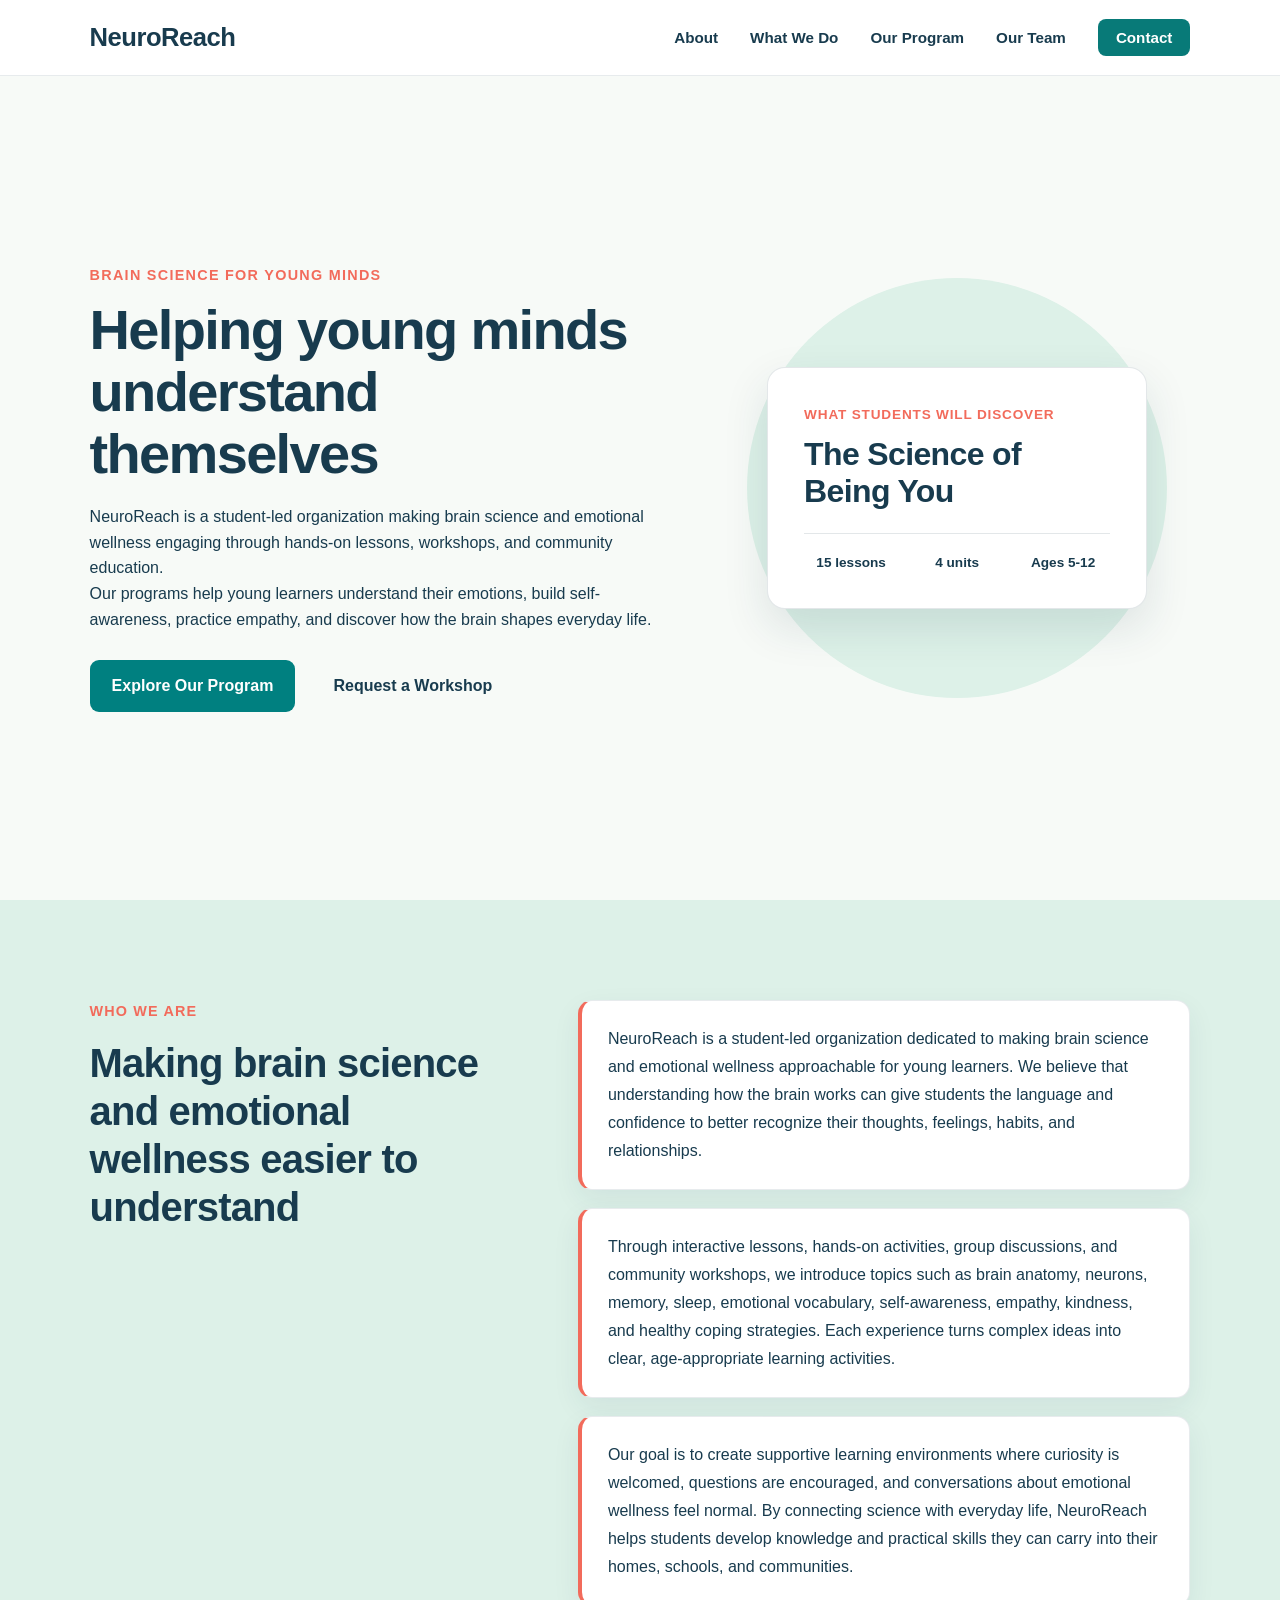
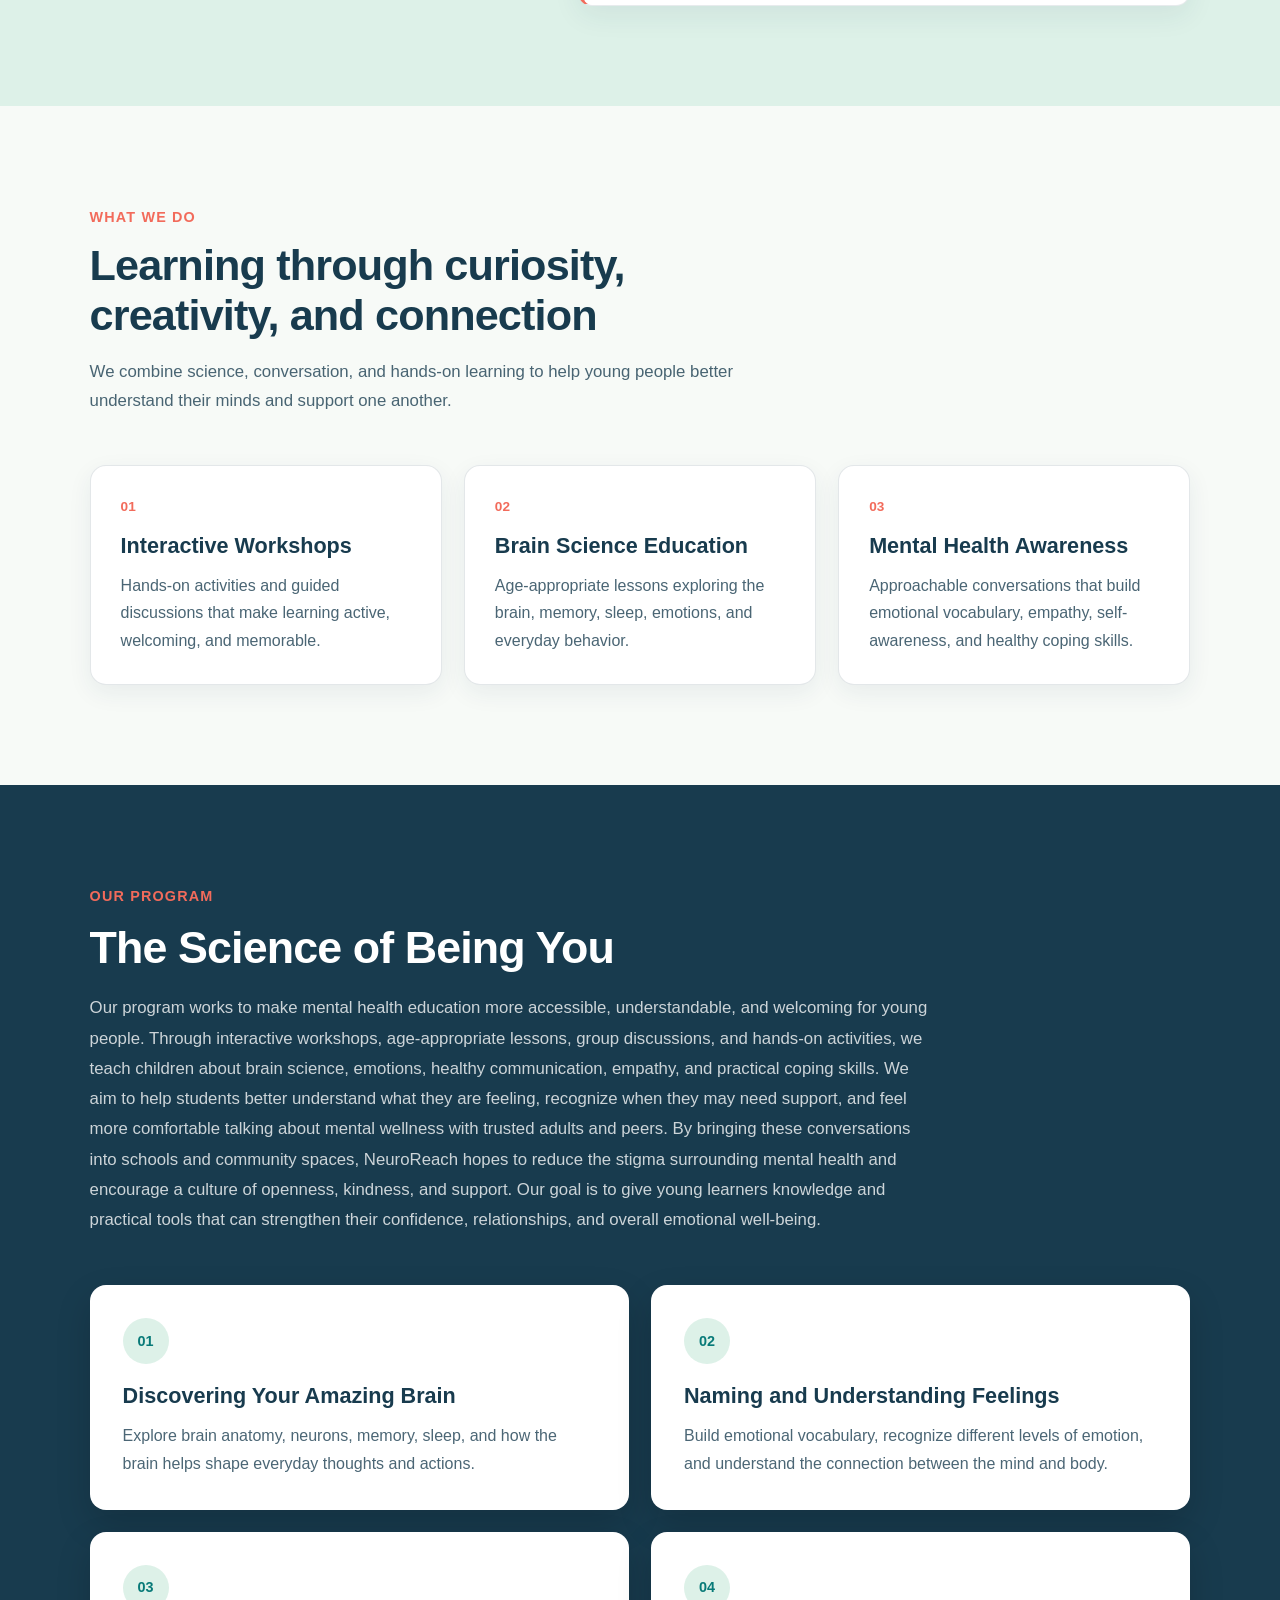
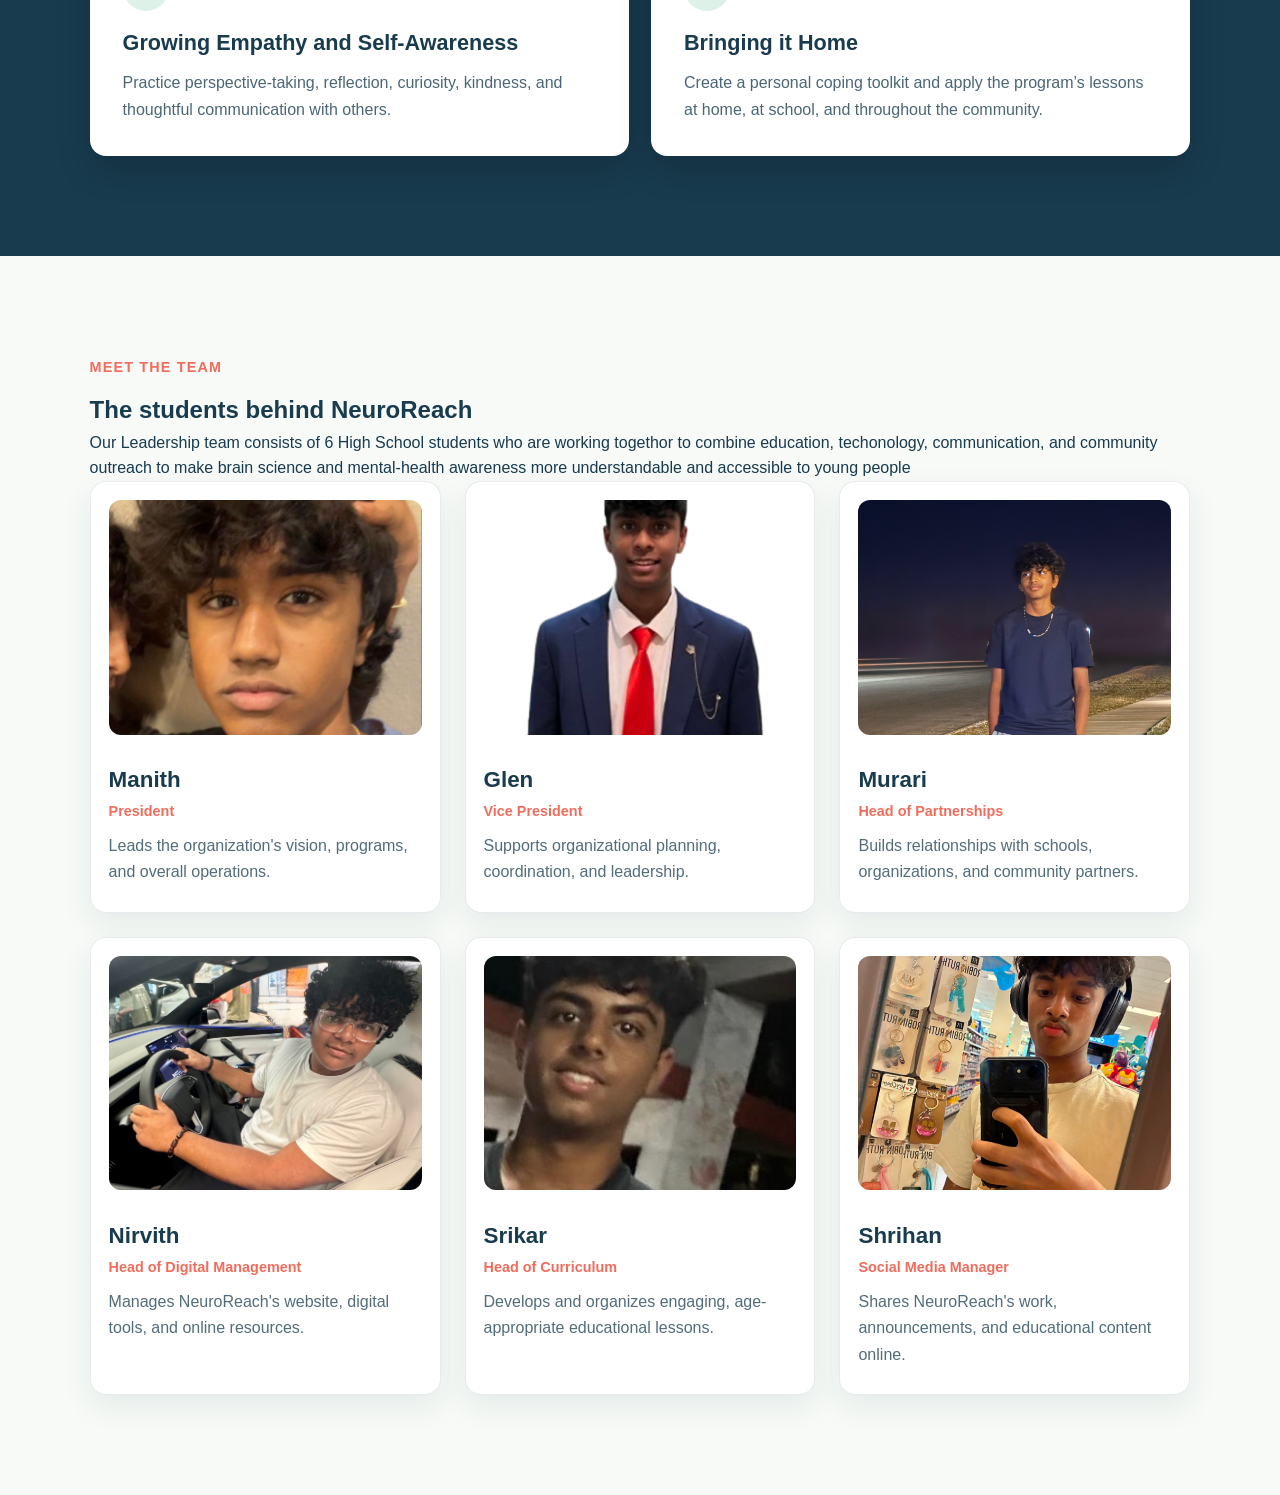
<file: index.html>
<!DOCTYPE html>
<html lang="en">
  <head>
    <meta charset="UTF-8">
    <meta name="viewport" content="width=device-width, initial-scale=1.0" />
    <title>NeuroReach | Student Led Brain Science and Mental Health Organization</title>
    <link rel="stylesheet" href="style.css">
  </head>
  <body>
    <nav class="navbar">
        <a href="index.html" class="logo">NeuroReach</a>
        <ul class="nav-links">
            <li><a href="#about">About</a></li>
            <li><a href="#work">What We Do</a></li>
            <li><a href="#program">Our Program</a></li>
            <li><a href="#team">Our Team</a></li>
            <li><a href="contact.html" class="nav-button">Contact</a></li>
        </ul>
    </nav>
    <main>
        <section class="hero">
            <div class="hero-content">
                <p class="hero-label">Brain Science for Young Minds</p>
                <h1>Helping young minds understand themselves</h1>

                <p>NeuroReach is a student-led organization making brain science and emotional wellness engaging through hands-on lessons, workshops, and community education.</p>

                <p>Our programs help young learners understand their emotions, build self-awareness, practice empathy, and discover how the brain shapes everyday life.</p>

                <div class="hero-actions">
                    <a href="#program" class="primary-button">Explore Our Program</a>
                    <a href="contact.html" class="secondary-button">Request a Workshop</a>
                </div>
            </div>
            <div class="hero-visual">
                <div class="visual-circle" aria-hidden="true"></div>
                <div class="program-preview">
                    <p>What students will discover</p>
                    <h2>The Science of Being You</h2>
                    <div class="program-stats">
                        <span>15 lessons</span>
                        <span>4 units</span>
                        <span>Ages 5-12</span>
                    </div>
                </div>
            </div>
        </section>

        <section id="about" class="about-section">
            <div class="about-container">
                <div class="about-left">
                    <h4 class="about-left-miniheading">Who We Are</h4>
                    <h2 class="about-left-heading">Making brain science and emotional wellness easier to understand</h2>
                </div>
                <div class="about-right">
                    <p>NeuroReach is a student-led organization dedicated to making brain science and emotional wellness approachable for young learners. We believe that understanding how the brain works can give students the language and confidence to better recognize their thoughts, feelings, habits, and relationships.</p>
                    <p>Through interactive lessons, hands-on activities, group discussions, and community workshops, we introduce topics such as brain anatomy, neurons, memory, sleep, emotional vocabulary, self-awareness, empathy, kindness, and healthy coping strategies. Each experience turns complex ideas into clear, age-appropriate learning activities.</p>
                    <p>Our goal is to create supportive learning environments where curiosity is welcomed, questions are encouraged, and conversations about emotional wellness feel normal. By connecting science with everyday life, NeuroReach helps students develop knowledge and practical skills they can carry into their homes, schools, and communities.</p>
                </div>
            </div>
        </section>

        <section id="work" class="work-section">
            <div class="work-container">
                <div class="work-heading">
                    <p class="section-label">What We Do</p>
                    <h2>Learning through curiosity, creativity, and connection</h2>
                    <p class="work-description">We combine science, conversation, and hands-on learning to help young people better understand their minds and support one another.</p>
                </div>
                <div class="work-grid">
                    <article class="work-card">
                        <p class="work-number">01</p>
                        <h3>Interactive Workshops</h3>
                        <p>Hands-on activities and guided discussions that make learning active, welcoming, and memorable.</p>
                    </article>
                    <article class="work-card">
                        <p class="work-number">02</p>
                        <h3>Brain Science Education</h3>
                        <p>Age-appropriate lessons exploring the brain, memory, sleep, emotions, and everyday behavior.</p>
                    </article>
                    <article class="work-card">
                        <p class="work-number">03</p>
                        <h3>Mental Health Awareness</h3>
                        <p>Approachable conversations that build emotional vocabulary, empathy, self-awareness, and healthy coping skills.</p>
                    </article>
                </div>
            </div>
        </section>

        <section id="program" class="program-section">
            <div class="program-container">
                <div class="program-heading">
                    <p class="section-label">Our Program</p>
                    <h2>The Science of Being You</h2>
                    <p class="program-description">Our program works to make mental health education more accessible, understandable, and welcoming for young people. Through interactive workshops, age-appropriate lessons, group discussions, and hands-on activities, we teach children about brain science, emotions, healthy communication, empathy, and practical coping skills. We aim to help students better understand what they are feeling, recognize when they may need support, and feel more comfortable talking about mental wellness with trusted adults and peers. By bringing these conversations into schools and community spaces, NeuroReach hopes to reduce the stigma surrounding mental health and encourage a culture of openness, kindness, and support. Our goal is to give young learners knowledge and practical tools that can strengthen their confidence, relationships, and overall emotional well-being.</p>
                </div>
                <div class="program-grid">
                    <article class="unit-card">
                        <p class="unit-number">01</p>
                        <h3>Discovering Your Amazing Brain</h3>
                        <p>Explore brain anatomy, neurons, memory, sleep, and how the brain helps shape everyday thoughts and actions.</p>
                    </article>
                    <article class="unit-card">
                        <p class="unit-number">02</p>
                        <h3>Naming and Understanding Feelings</h3>
                        <p>Build emotional vocabulary, recognize different levels of emotion, and understand the connection between the mind and body.</p>
                    </article>
                    <article class="unit-card">
                        <p class="unit-number">03</p>
                        <h3>Growing Empathy and Self-Awareness</h3>
                        <p>Practice perspective-taking, reflection, curiosity, kindness, and thoughtful communication with others.</p>
                    </article>
                    <article class="unit-card">
                        <p class="unit-number">04</p>
                        <h3>Bringing it Home</h3>
                        <p>Create a personal coping toolkit and apply the program’s lessons at home, at school, and throughout the community.</p>
                    </article>
                </div>
            </div>
        </section>
        
        <section id="team" class="team-section">
            <div class="team-container">
                <p class="section-label">Meet the Team</p>
                <h2>The students behind NeuroReach</h3>
                <p>Our Leadership team consists of 6 High School students who are working togethor to combine education, techonology, communication, and community outreach to make brain science and mental-health awareness more understandable and accessible to young people</p>
            </div>
            <div class="team-grid">
                <article class="officer-card">
                    <img src="images/manith.png" alt="Manith, President" class="officer-photo">
                    <h3>Manith</h3>
                    <p class="officer-role">President</p>
                    <p>Leads the organization's vision, programs, and overall operations.</p>
                </article>

                <article class="officer-card">
                    <img src="images/glen.png" alt="Glen, Vice President" class="officer-photo">
                    <h3>Glen</h3>
                    <p class="officer-role">Vice President</p>
                    <p>Supports organizational planning, coordination, and leadership.</p>
                </article>

                <article class="officer-card">
                    <img src="images/murari.png" alt="Murari, Head of Partnerships" class="officer-photo">
                    <h3>Murari</h3>
                    <p class="officer-role">Head of Partnerships</p>
                    <p>Builds relationships with schools, organizations, and community partners.</p>
                </article>

                <article class="officer-card">
                    <img src="images/nirvith.jpeg" alt="Nirvith, Head of Digital Management" class="officer-photo">
                    <h3>Nirvith</h3>
                    <p class="officer-role">Head of Digital Management</p>
                    <p>Manages NeuroReach's website, digital tools, and online resources.</p>
                </article>

                <article class="officer-card">
                    <img src="images/srikar.png" alt="Srikar, Head of Curriculum" class="officer-photo">
                    <h3>Srikar</h3>
                    <p class="officer-role">Head of Curriculum</p>
                    <p>Develops and organizes engaging, age-appropriate educational lessons.</p>
                </article>

                <article class="officer-card">
                    <img src="images/shrihan.png" alt="Shrihan, Social Media Manager" class="officer-photo">
                    <h3>Shrihan</h3>
                    <p class="officer-role">Social Media Manager</p>
                    <p>Shares NeuroReach's work, announcements, and educational content online.</p>
                </article>
            </div>
        </section>
    </main>
  </body>
</html>
</file>
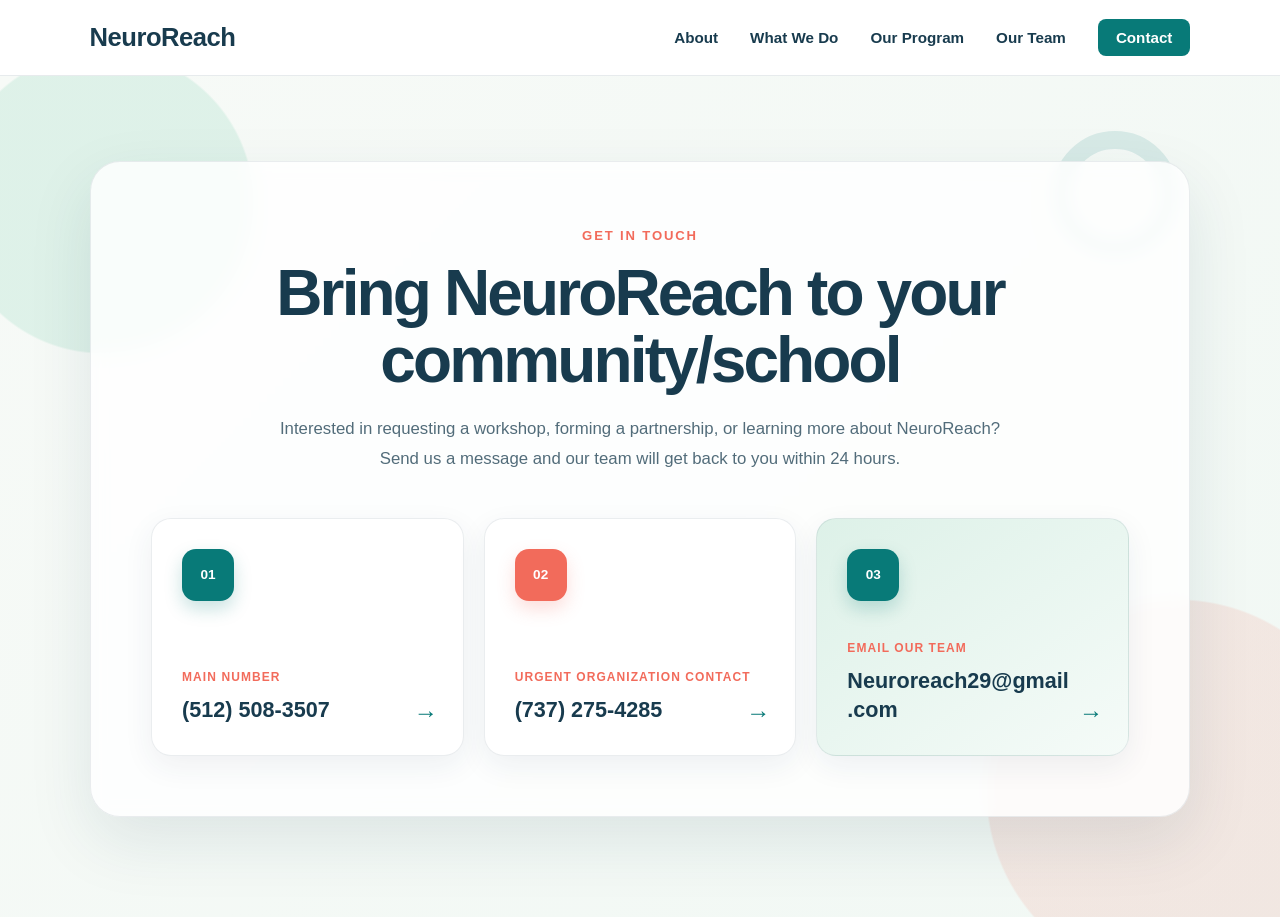
<file: contact.html>
<!DOCTYPE html>
<html lang="en">
    <head>
    <meta charset="UTF-8">
    <meta name="viewport" content="width=device-width, initial-scale=1.0" />
    <title>Bring NeuroReach to Your School or Community</title>
    <link rel="stylesheet" href="style.css">
  </head>
  <body>
    <nav class="navbar">
        <a href="index.html" class="logo">NeuroReach</a>
        <ul class="nav-links">
            <li><a href="index.html#about">About</a></li>
            <li><a href="index.html#work">What We Do</a></li>
            <li><a href="index.html#program">Our Program</a></li>
            <li><a href="index.html#team">Our Team</a></li>
            <li><a href="contact.html" class="nav-button">Contact</a></li>
        </ul>
    </nav>
    <main>
        <section class="contact-section">
            <div class="contact-container">
                <p class="section-label">Get in Touch</p>
                <h1>Bring NeuroReach to your community/school</h1>
                <p class="contact-description">Interested in requesting a workshop, forming a partnership, or learning more about NeuroReach? Send us a message and our team will get back to you within 24 hours.</p>
                
                <div class="contact-options">
                    <a href="tel:+15125083507" class="contact-card">
                        <span class="contact-icon">01</span>
                        <div>
                            <p>Main number</p>
                            <h2>(512) 508-3507</h2>
                        </div>
                    </a>
                    
                    <a href="tel:+17372754285" class="contact-card">
                        <span class="contact-icon">02</span>
                        <div>
                            <p>Urgent Organization Contact</p>
                            <h2>(737) 275-4285</h2>
                        </div>
                    </a>

                    <a href="mailto:EMAIL-HERE" class="contact-card email-card">
                        <span class="contact-icon">03</span>
                        <div>
                            <p>Email Our Team</p>
                            <h2>Neuroreach29@gmail.com</h2>
                        </div>
                    </a>
                </div>
            </div>
        </section>
    </main>
    </body>
</html>
</file>
<file: style.css>
:root {
    --background: #F7FAF7;
    --navy: #183B4E;
    --teal: #087A78;
    --coral: #F26B5B;
    --mint: #DDF1E8;
    --white: #FFFFFF;
}

* {
    margin: 0;
    padding: 0;
    box-sizing: border-box;
}

html {
    scroll-behavior: smooth;
}

body {
    background-color: var(--background);
    color: var(--navy);
    font-family: Inter, Arial, Helvetica, sans-serif;
    line-height: 1.6;
}

a {
    color: inherit;
    text-decoration: none;
}

ul {
    list-style: none;
}

.navbar {
    min-height: 76px;
    padding: 0 7%;
    display: flex;
    justify-content: space-between;
    align-items: center;
    background-color: var(--white);
    border-bottom: 1px solid rgba(24, 59, 78, 0.1);
}

.logo {
    color: var(--navy);
    font-size: 1.6rem;
    font-weight: 800;
    letter-spacing: -0.5px;
}

.nav-links {
    display: flex;
    align-items: center;
    gap: 2rem;
}

.nav-links a {
    font-size: 0.95rem;
    font-weight: 600;
    transition: color 0.2s ease;
}

.nav-links a:hover {
    color: var(--teal);
}

.nav-button {
    padding: 10px 18px;
    color: var(--white);
    background-color: var(--teal);
    border-radius: 8px;
}

.nav-button:hover {
    color: var(--white) ;
    background-color: #066967;
}

.hero {
    display: grid;
    grid-template-columns: 1.1fr 0.9fr;
    align-items: center;
    gap: 4rem;
    padding: 70px 7%;
    min-height: calc(100vh - 76px);
    position: relative;
    overflow: hidden;
}

.hero-content {
    max-width: 650px;
}

.hero-label {
    color: var(--coral);
    font-weight: bold;
    font-size: 0.9rem;
    letter-spacing: 0.08rem;
    margin-bottom: 12px;
    text-transform: uppercase; 
}

.hero-content h1 {
    font-size: 3.5rem;
    line-height: 1.1;
    font-weight: 800;
    margin-bottom: 20px;
    letter-spacing: -0.03em;
}

.hero-description {
    font-size: 1.05rem;
    opacity: 0.8;
    max-width: 620px;
}

.hero-description p {
    margin-bottom: 8px;
}

.hero-actions {
    display: flex;
    gap: 1rem;
    margin-top: 28px;
    align-items: center;
    flex-wrap: wrap;
}

.primary-button,
.secondary-button {
    display: inline-block;
    padding: 13px 22px;
    font-weight: bold;
    border-radius: 9px;
    transition: all 0.2s ease;
}

.primary-button {
    background-color: teal;
    color: white;
    border-color: teal;
}

.hero-visual {
    position: relative;
    min-height: 400px;
    display: flex;
    align-items: center;
    justify-content: center;
}

.visual-circle {
    position: absolute;
    width: 420px;
    height: 420px;
    background-color: var(--mint);
    border-radius: 50%;
    top: 50%;
    left: 50%;
    transform: translate(-50%, -50%);
    z-index: 0;
}

.program-preview {
    position: relative;
    z-index: 1;
    width: 100%;
    max-width: 380px;
    padding: 36px;
    background-color: var(--white);
    border: 1px solid rgba(24, 59, 78, 0.12);
    border-radius: 18px;
    box-shadow: 0 18px 45px rgba(24, 59, 78, 0.12);
}

.program-preview > p {
    color: var(--coral);
    font-size: 0.85rem;
    font-weight: 700;
    letter-spacing: 0.06em;
    text-transform: uppercase;
    margin-bottom: 10px;
}

.program-preview h2 {
    font-size: 2rem;
    line-height: 1.15;
    letter-spacing: -0.02em;
    margin-bottom: 24px;
}

.program-stats {
    display: grid;
    grid-template-columns: repeat(3, 1fr);
    gap: 0.75rem;
    margin-top: 24px;
    padding-top: 20px;
    border-top: 1px solid rgba(24, 59, 78, 0.12);
}

.program-stats span {
    text-align: center;
    font-size: 0.85rem;
    font-weight: 700;
    line-height: 1.3;
}

.about-container {
    display: grid;
    grid-template-columns: 0.9fr 1.1fr;
    gap: 4rem;
    align-items: center;
}

.about-section {
    background-color: var(--mint);
    padding: 90px 7%;
}



.about-left-miniheading {
    color: var(--coral);
    font-weight: bold;
    font-size: 0.9rem;
    letter-spacing: 0.08rem;
    margin-bottom: 25px;
}
.about-left-heading {
    color: var(--navy);
    font-weight: bold;
    font-size: 1.3rem;
    letter-spacing: 0.08rem;
    margin-bottom: 12px;
}

.about-right p {
    margin-bottom: 30px;
}

.about-right p:last-child {
    margin-bottom: 0;
}

.about-section {
    background-color: var(--mint);
    padding: 100px 7%;
}

.about-container {
    display: grid;
    grid-template-columns: 0.8fr 1.2fr;
    gap: 5rem;
    align-items: start;
}

.about-left-miniheading {
    color: var(--coral);
    font-size: 0.9rem;
    font-weight: 700;
    letter-spacing: 0.08em;
    text-transform: uppercase;
    margin-bottom: 16px;
}

.about-left-heading {
    color: var(--navy);
    font-size: 2.5rem;
    font-weight: 800;
    line-height: 1.2;
    letter-spacing: -0.02em;
    max-width: 520px;
}

.about-right {
    display: grid;
    gap: 18px;
}

.about-right > p {
    margin: 0;
    padding: 24px 26px;
    background-color: var(--white);
    color: var(--navy);
    font-size: 1rem;
    line-height: 1.75;
    border: 1px solid rgba(24, 59, 78, 0.1);
    border-left: 4px solid var(--coral);
    border-radius: 14px;
    box-shadow: 0 10px 28px rgba(24, 59, 78, 0.07);
    transition: transform 0.2s ease, box-shadow 0.2s ease;
}

.about-right > p:hover {
    transform: translateY(-3px);
    box-shadow: 0 15px 34px rgba(24, 59, 78, 0.11);
}



.work-section {
    background-color: var(--background);
    padding: 100px 7%;
}

.work-heading {
    max-width: 720px;
    margin-bottom: 50px;
}

.section-label {
    color: var(--coral);
    font-size: 0.9rem;
    font-weight: 700;
    letter-spacing: 0.08em;
    text-transform: uppercase;
    margin-bottom: 12px;
}

.work-heading h2 {
    color: var(--navy);
    font-size: 2.7rem;
    line-height: 1.15;
    letter-spacing: -0.02em;
    margin-bottom: 18px;
}

.work-description {
    color: var(--navy);
    font-size: 1.05rem;
    line-height: 1.7;
    opacity: 0.78;
}

.work-grid {
    display: grid;
    grid-template-columns: repeat(3, 1fr);
    gap: 22px;
}

.work-card {
    padding: 30px;
    background-color: var(--white);
    border: 1px solid rgba(24, 59, 78, 0.12);
    border-radius: 16px;
    box-shadow: 0 8px 24px rgba(24, 59, 78, 0.07);
    transition: transform 0.2s ease, box-shadow 0.2s ease;
}

.work-number {
    color: var(--coral);
    font-size: 0.85rem;
    font-weight: 700;
}

.work-card h3 {
    color: var(--navy);
    font-size: 1.35rem;
    line-height: 1.3;
    margin: 14px 0 12px;
}

.work-card h3 + p {
    color: var(--navy);
    line-height: 1.7;
    opacity: 0.78;
}

.work-card:hover {
    transform: translateY(-5px);
    box-shadow: 0 14px 32px rgba(24, 59, 78, 0.13);
}

.program-section {
    padding: 100px 7%;
    background-color: var(--navy);
    color: var(--white);
}

.program-container {
    max-width: 1400px;
    margin: 0 auto;
}

.program-heading {
    max-width: 900px;
    margin-bottom: 50px;
}

.program-section .section-label {
    color: var(--coral);
    font-size: 0.9rem;
    font-weight: 700;
    letter-spacing: 0.08em;
    text-transform: uppercase;
    margin-bottom: 14px;
}

.program-heading h2 {
    color: var(--white);
    font-size: 2.8rem;
    font-weight: 800;
    line-height: 1.15;
    letter-spacing: -0.02em;
    margin-bottom: 20px;
}

.program-description {
    max-width: 850px;
    color: rgba(255, 255, 255, 0.78);
    font-size: 1.05rem;
    line-height: 1.8;
}

.program-grid {
    display: grid;
    grid-template-columns: repeat(2, 1fr);
    gap: 22px;
}

.unit-card {
    padding: 32px;
    background-color: var(--white);
    color: var(--navy);
    border: 1px solid rgba(255, 255, 255, 0.15);
    border-radius: 16px;
    box-shadow: 0 14px 35px rgba(0, 0, 0, 0.16);
    transition: transform 0.2s ease, box-shadow 0.2s ease;
}

.unit-card:hover {
    transform: translateY(-4px);
    box-shadow: 0 20px 42px rgba(0, 0, 0, 0.22);
}

.unit-number {
    width: 46px;
    height: 46px;
    display: flex;
    align-items: center;
    justify-content: center;
    color: var(--teal);
    background-color: var(--mint);
    border-radius: 50%;
    font-size: 0.9rem;
    font-weight: 800;
}

.unit-card h3 {
    margin: 18px 0 12px;
    color: var(--navy);
    font-size: 1.35rem;
    line-height: 1.3;
}

.unit-card > p:last-child {
    color: rgba(24, 59, 78, 0.78);
    line-height: 1.7;
}

/* Makes the unit cards stack on smaller screens */
@media (max-width: 800px) {
    .program-section {
        padding: 75px 6%;
    }

    .program-heading h2 {
        font-size: 2.2rem;
    }

    .program-grid {
        grid-template-columns: 1fr;
    }
}

.team-section {
    padding: 100px 7%;
    background-color: var(--background);
}

.team-container {
    max-width: 1400px;
    margin: 0 auto;
}

.team-heading {
    max-width: 720px;
    margin-bottom: 50px;
}

.team-heading h2 {
    color: var(--navy);
    font-size: 2.8rem;
    line-height: 1.15;
    letter-spacing: -0.02em;
    margin: 12px 0 18px;
}

.team-description {
    color: rgba(24, 59, 78, 0.78);
    font-size: 1.05rem;
    line-height: 1.75;
}

.team-grid {
    display: grid;
    grid-template-columns: repeat(3, 1fr);
    gap: 24px;
}

.officer-card {
    padding: 18px 18px 26px;
    background-color: var(--white);
    border: 1px solid rgba(24, 59, 78, 0.1);
    border-radius: 16px;
    box-shadow: 0 12px 30px rgba(24, 59, 78, 0.08);
    transition: transform 0.2s ease, box-shadow 0.2s ease;
}

.officer-card:hover {
    transform: translateY(-4px);
    box-shadow: 0 18px 38px rgba(24, 59, 78, 0.13);
}

.officer-photo-placeholder,
.officer-photo {
    width: 100%;
    aspect-ratio: 4 / 3;
    border-radius: 12px;
    object-fit: cover;
}

.officer-photo-placeholder {
    display: flex;
    align-items: center;
    justify-content: center;
    color: var(--teal);
    background-color: var(--mint);
    font-size: 2.8rem;
    font-weight: 800;
}

.officer-card h3 {
    margin-top: 20px;
    color: var(--navy);
    font-size: 1.4rem;
}

.officer-role {
    color: var(--coral);
    font-size: 0.9rem;
    font-weight: 700;
    margin: 2px 0 10px;
}

.officer-card > p:last-child {
    color: rgba(24, 59, 78, 0.75);
    line-height: 1.65;
}

@media (max-width: 900px) {
    .team-grid {
        grid-template-columns: repeat(2, 1fr);
    }
}

@media (max-width: 600px) {
    .team-section {
        padding: 75px 6%;
    }

    .team-heading h2 {
        font-size: 2.2rem;
    }

    .team-grid {
        grid-template-columns: 1fr;
    }
}

.contact-section {
    position: relative;
    min-height: calc(100vh - 76px);
    padding: 85px 7% 100px;
    overflow: hidden;
    background:
        radial-gradient(circle at 8% 15%, rgba(221, 241, 232, 0.95) 0 150px, transparent 152px),
        radial-gradient(circle at 92% 85%, rgba(242, 107, 91, 0.12) 0 190px, transparent 192px),
        linear-gradient(135deg, #f7faf7 0%, #f1f8f4 100%);
}

.contact-section::before {
    content: "";
    position: absolute;
    top: 55px;
    right: 8%;
    width: 90px;
    height: 90px;
    border: 18px solid rgba(8, 122, 120, 0.12);
    border-radius: 50%;
}

.contact-container {
    position: relative;
    z-index: 1;
    width: 100%;
    max-width: 1100px;
    margin: 0 auto;
    padding: 60px;
    text-align: center;
    background: rgba(255, 255, 255, 0.82);
    border: 1px solid rgba(24, 59, 78, 0.09);
    border-radius: 30px;
    box-shadow: 0 24px 65px rgba(24, 59, 78, 0.1);
    backdrop-filter: blur(8px);
}

.contact-section .section-label {
    display: inline-block;
    margin-bottom: 14px;
    color: var(--coral);
    font-size: 0.82rem;
    font-weight: 800;
    letter-spacing: 0.14em;
    text-transform: uppercase;
}

.contact-section h1 {
    max-width: 780px;
    margin: 0 auto 20px;
    color: var(--navy);
    font-size: clamp(2.6rem, 5vw, 4.2rem);
    line-height: 1.05;
    letter-spacing: -0.045em;
}

.contact-description {
    max-width: 740px;
    margin: 0 auto 45px;
    color: rgba(24, 59, 78, 0.75);
    font-size: 1.05rem;
    line-height: 1.75;
}

.contact-options {
    display: grid;
    grid-template-columns: repeat(3, minmax(0, 1fr));
    gap: 20px;
    text-align: left;
}

.contact-card {
    position: relative;
    display: flex;
    min-height: 220px;
    flex-direction: column;
    align-items: flex-start;
    justify-content: space-between;
    padding: 30px;
    overflow: hidden;
    color: var(--navy);
    text-decoration: none;
    background: #ffffff;
    border: 1px solid rgba(24, 59, 78, 0.09);
    border-radius: 20px;
    box-shadow: 0 10px 30px rgba(24, 59, 78, 0.07);
    transition:
        transform 0.25s ease,
        box-shadow 0.25s ease,
        border-color 0.25s ease;
}

.contact-card::after {
    content: "→";
    position: absolute;
    right: 25px;
    bottom: 22px;
    color: var(--teal);
    font-size: 1.5rem;
    font-weight: 700;
    transition: transform 0.25s ease;
}

.contact-card:hover {
    transform: translateY(-7px);
    border-color: rgba(8, 122, 120, 0.3);
    box-shadow: 0 18px 42px rgba(24, 59, 78, 0.14);
}

.contact-card:hover::after {
    transform: translateX(5px);
}

.contact-icon {
    display: grid;
    width: 52px;
    height: 52px;
    margin-bottom: 38px;
    place-items: center;
    color: #ffffff;
    font-size: 0.85rem;
    font-weight: 800;
    background: var(--teal);
    border-radius: 14px;
    box-shadow: 0 8px 18px rgba(8, 122, 120, 0.22);
}

.contact-card p {
    margin: 0 0 8px;
    color: var(--coral);
    font-size: 0.75rem;
    font-weight: 800;
    letter-spacing: 0.09em;
    text-transform: uppercase;
}

.contact-card h2 {
    max-width: calc(100% - 25px);
    margin: 0;
    color: var(--navy);
    font-size: clamp(1.05rem, 1.7vw, 1.35rem);
    line-height: 1.35;
    overflow-wrap: anywhere;
}

.email-card {
    background: linear-gradient(145deg, #ddf1e8, #f5fbf8);
}

.contact-card:nth-child(2) .contact-icon {
    background: var(--coral);
    box-shadow: 0 8px 18px rgba(242, 107, 91, 0.22);
}

.contact-note {
    max-width: 760px;
    margin: 32px auto 0;
    padding: 16px 22px;
    color: rgba(24, 59, 78, 0.72);
    font-size: 0.88rem;
    line-height: 1.6;
    background: rgba(221, 241, 232, 0.7);
    border-left: 4px solid var(--teal);
    border-radius: 9px;
    text-align: left;
}

@media (max-width: 900px) {
    .contact-container {
        padding: 45px 32px;
    }

    .contact-options {
        grid-template-columns: 1fr;
    }

    .contact-card {
        min-height: 180px;
    }

    .contact-icon {
        margin-bottom: 25px;
    }
}

@media (max-width: 600px) {
    .contact-section {
        padding: 50px 5% 70px;
    }

    .contact-container {
        padding: 38px 20px;
        border-radius: 22px;
    }

    .contact-section h1 {
        font-size: 2.35rem;
    }

    .contact-description {
        margin-bottom: 32px;
        font-size: 0.98rem;
    }

    .contact-card {
        min-height: 165px;
        padding: 24px;
    }
}
.contact-card:first-child h2 {
    white-space: nowrap;
    max-width: none;
}
</file>
